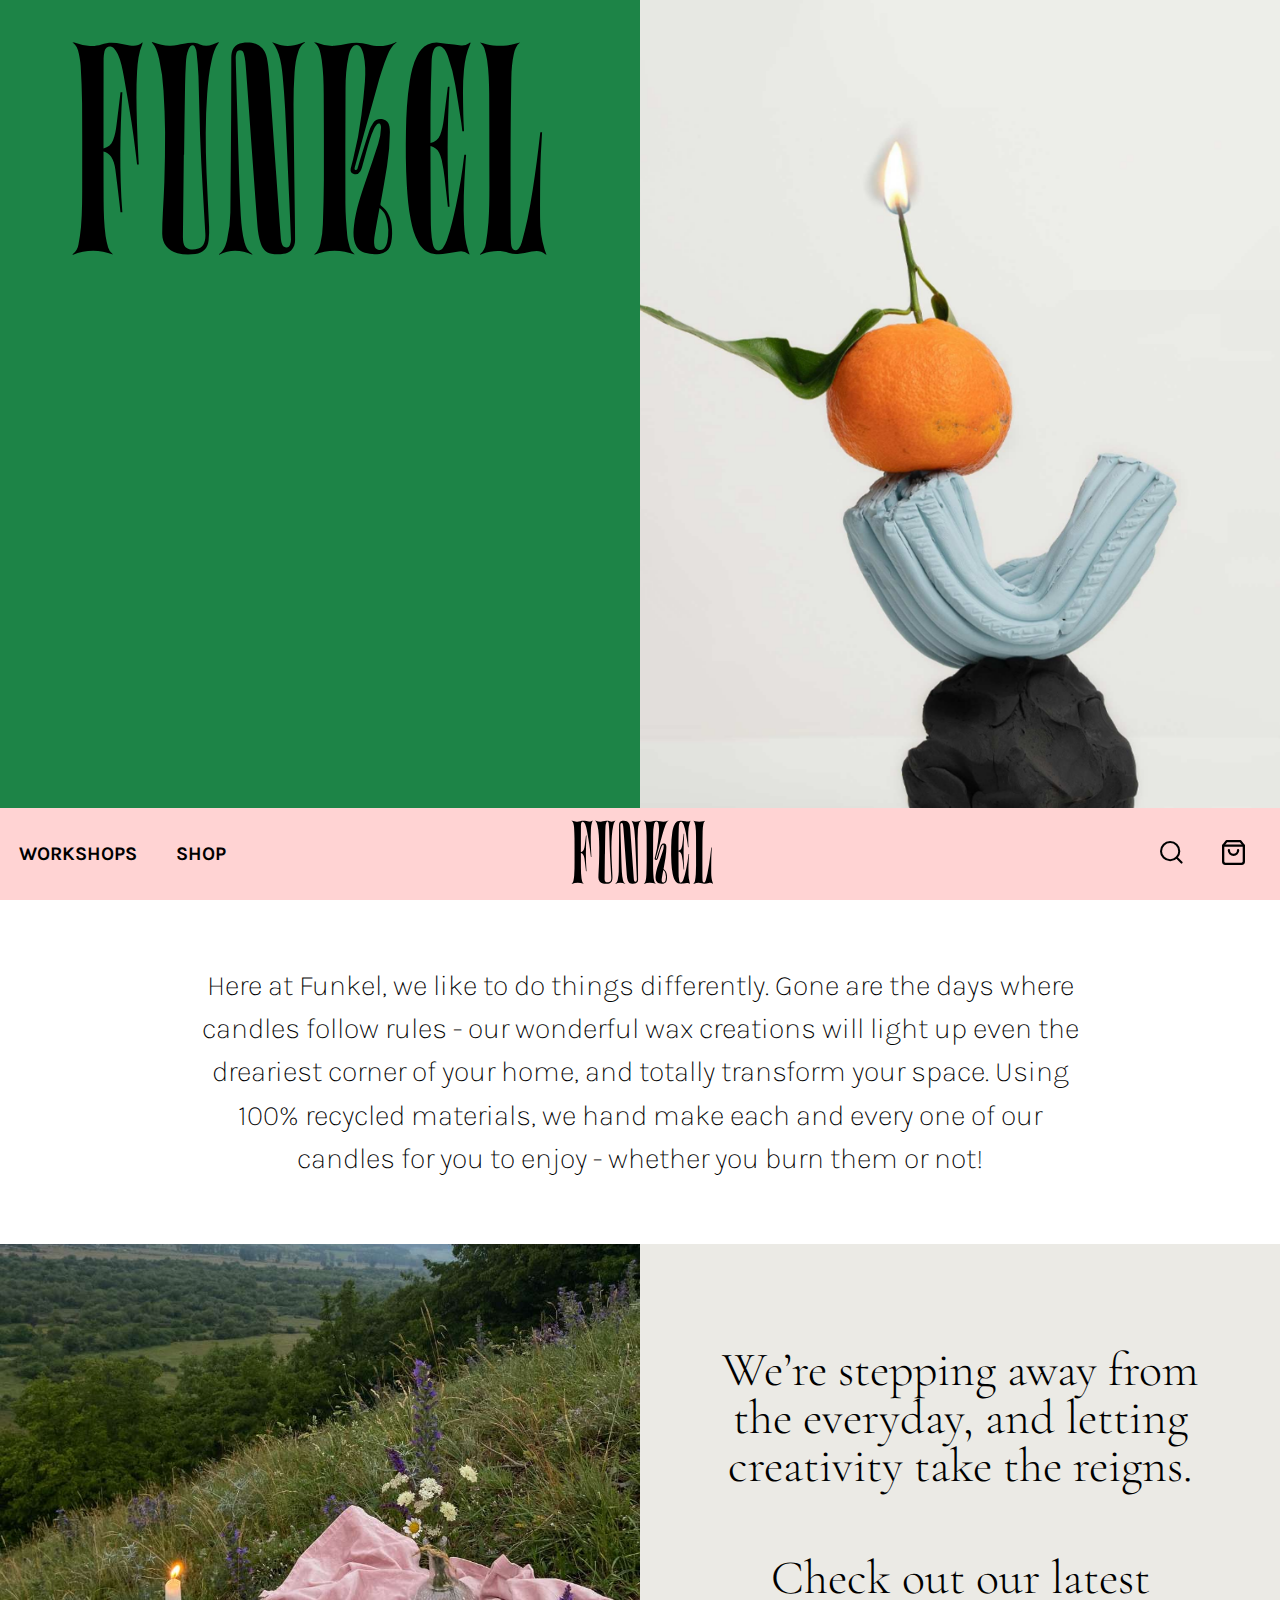
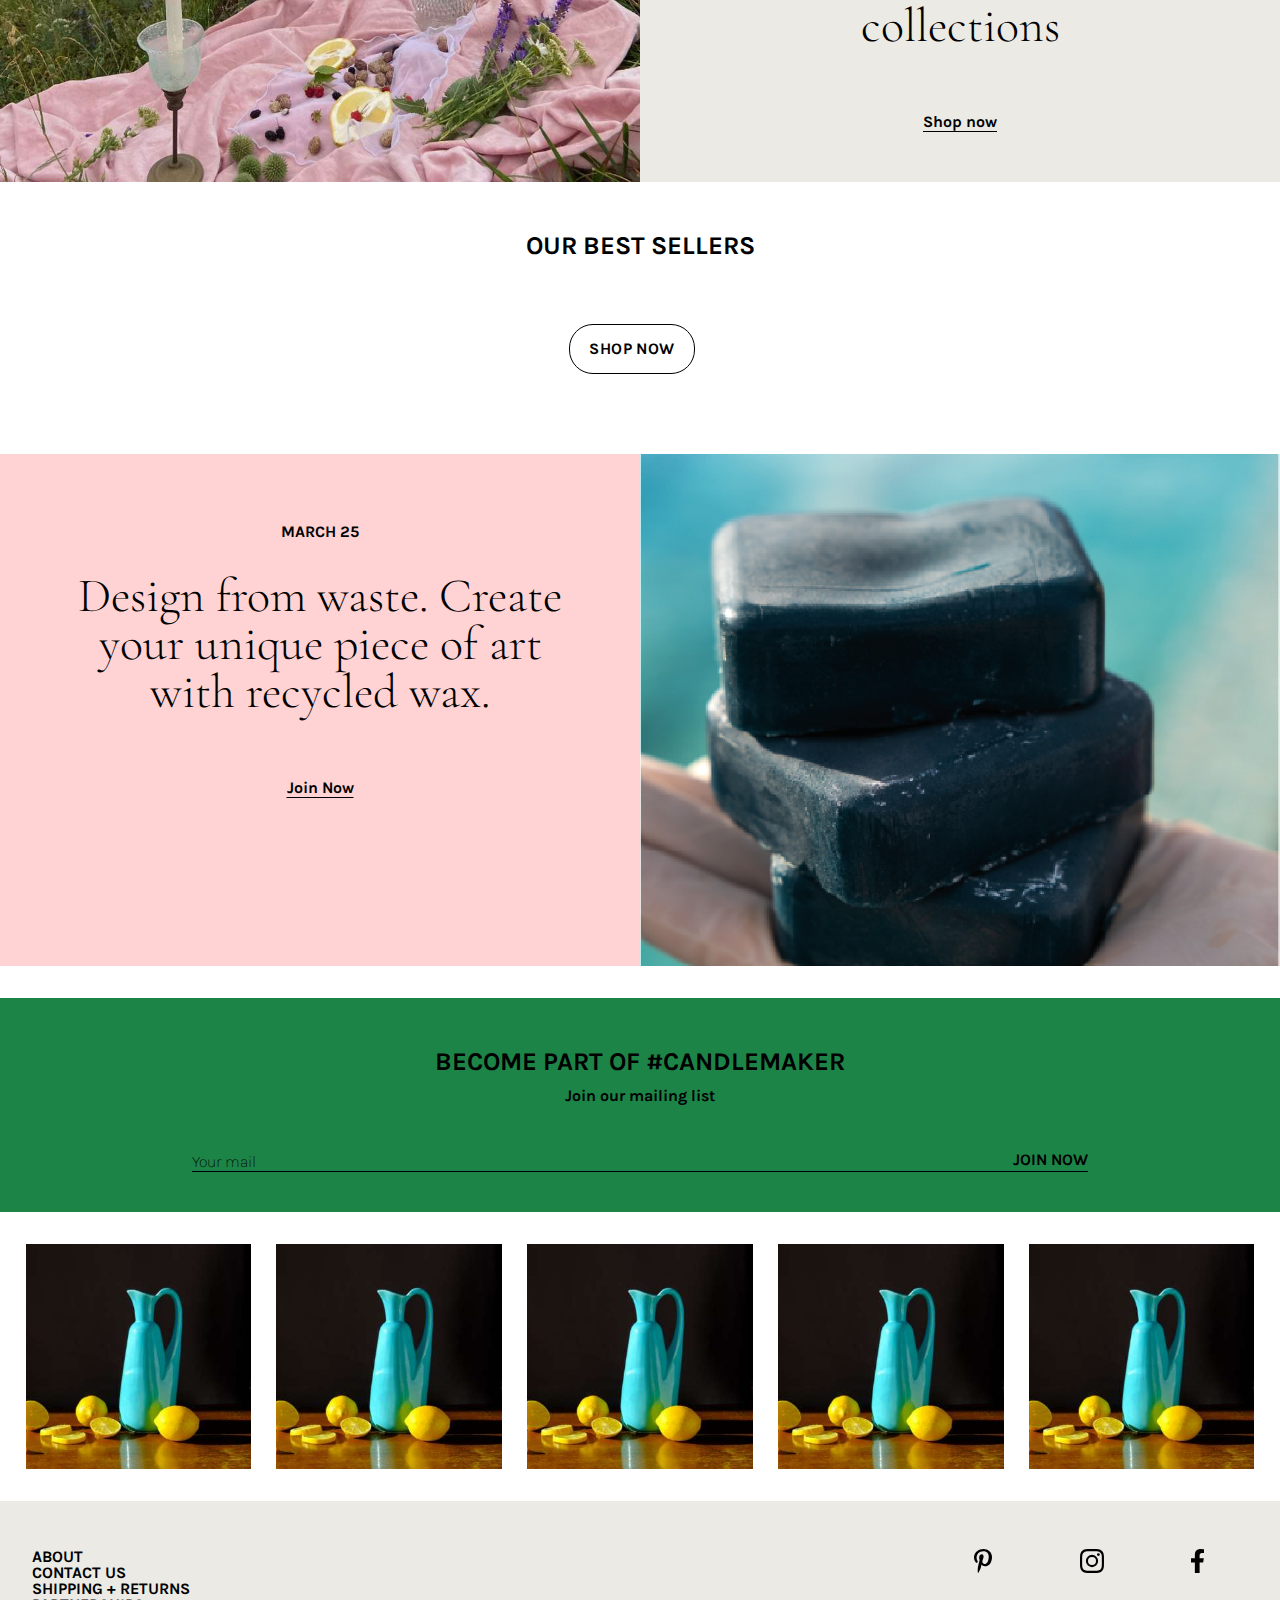
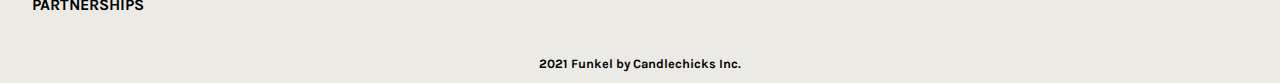
<file: index.html>
<!DOCTYPE html>
<html lang="en">
  <head>
    <meta charset="UTF-8" />
    <meta name="viewport" content="width=device-width, initial-scale=1.0" />
    <title>Funkle - Home Page</title>
    <link rel="stylesheet" href="reset.css" />
    <link rel="stylesheet" href="style.css" />
    <link rel="stylesheet" href="home-style.css" />
    
  </head>
  <body>
    <section class="banner">
      <div class="greenBox"><img src=img/logo.svg>
        </div>
        <div  class="bannerImg"></div>
      </section>
      <header>
    <nav id="navbar" href="javascript:void(0)">
      <ul>
        <div class="navLeft"><li>
        <a href="">Workshops </a>
      </li>
        <li>
        <a href="productlist.html"class="navShop">Shop
        </a>
      </li></div>
        <li> <a href="index.html"><div class="logo">
       <img src=img/logo.svg></div></a></div>
      </li>
        <div class="navRight"><li>
        <a href=""><img class="search" src=img/search.svg>
        </a>
        <li>
          <a href=""><img class="bag" src=img/shopping-bag.svg>
          </a>
      </li></div>
      </ul>
    </nav></header>
    <main>
        <h4 class="introText">Here at Funkel, we like to do things differently. Gone are the days where candles follow rules - our wonderful wax creations will light up even the dreariest corner of your home, and totally transform your space. Using 100% recycled materials, we hand make each and every one of our candles for you to enjoy - whether you burn them or not!</h4>
      <section class="moodBanner1"> 
      <div  class="bannerImg1"><img src=img/picnic.jpg alt="Orange whack candle">
        </div>
        <div class="beigeBox">
        <h2>We’re stepping away from the everyday, and letting creativity take the reigns.</h2><h2>

          Check out our latest collections </h2>
          <a href="productlist.html">Shop now</a>
      </div>
      </section>
      <h1 class="h1TopSellers">Our best sellers</h1>
      <section id="topSeller">
        <template id="producttemplate1">
          <article class="product">
              <a href="productview.html"
                ><div class="container">
                  <img
                    src="https://kea-alt-del.dk/t7/images/webp/640/1561.webp"
                    alt="Candle Picture"
                  />
                </div>
                <div class="info">
                  <h3 class="h3style">Delhi</h3>
                  <p class="price">150KR</p>
                  <p class="collection">Pillar Collection</p>

                </div>
              </a>
            </article></template></section>
            <div id="button"><button>SHOP NOW</button></div>
            
            <section class="moodBanner2"> 
                <div class="beigeBox">
                  <h3>MARCH 25</h3>
                <h2>Design from waste.
                  Create your unique piece of art with recycled wax. </h2>
                  <a href="productlist.html">Join Now</a>
              </div>
              <div  class="bannerImg1"><img src=img/hand.jpg alt="wax">
              </div>
              </section>
    </main>
    <footer>
      <div class="emailBanner">
        <h1 class="h1Email">BECOME PART OF #CANDLEMAKER</h1>
        <h3 class="h3Email">Join our mailing list</h3>
        <div class="wrapEmailInput"><div class="emailInput"><p class="yourMail">Your mail</p><h3 class="joinNow">Join now</h3></div></div>
      </div>
      <div class="wrapper">
      <ul class="ul1">
      <li class="footerImg"><img src="img/footer-img.jpg"></li>
      <li class="footerImg"><img src="img/footer-img.jpg"></li>
      <li class="footerImg"><img src="img/footer-img.jpg"></li>
      <li class="footerImg" class="mobileHide"><img src="img/footer-img.jpg"></li>
      <li class="footerImg" class="mobileHide"><img src="img/footer-img.jpg"></li>
    </ul>
  </div>
      <div class="wrapperFooter">
      <ul class="ul2"><li class="footerInfo"><h3>About</h3></li>
    <li class="footerInfo"><h3>Contact Us</h3></li>
    <li class="footerInfo"><h3>Shipping + Returns</h3></li>
    <li class="footerInfo"><h3>Partnerships</h3></li></ul>
    <ul class="ul3"><li class="social"></li>
    <li class="social"><img src="img/pinterest-icon.svg"></li>
    <li class="social"><img src="img/instagram-icon.svg"></li>
    <li class="social"><img src="img/facebook-icon.svg"></li></ul></div>
  <h3 class="signature">2021 Funkel by Candlechicks Inc.</h3>
  </footer>
    <script src="nav.js"></script>
    <script src="topsellers.js"></script>
  </body>
</html>
</file>
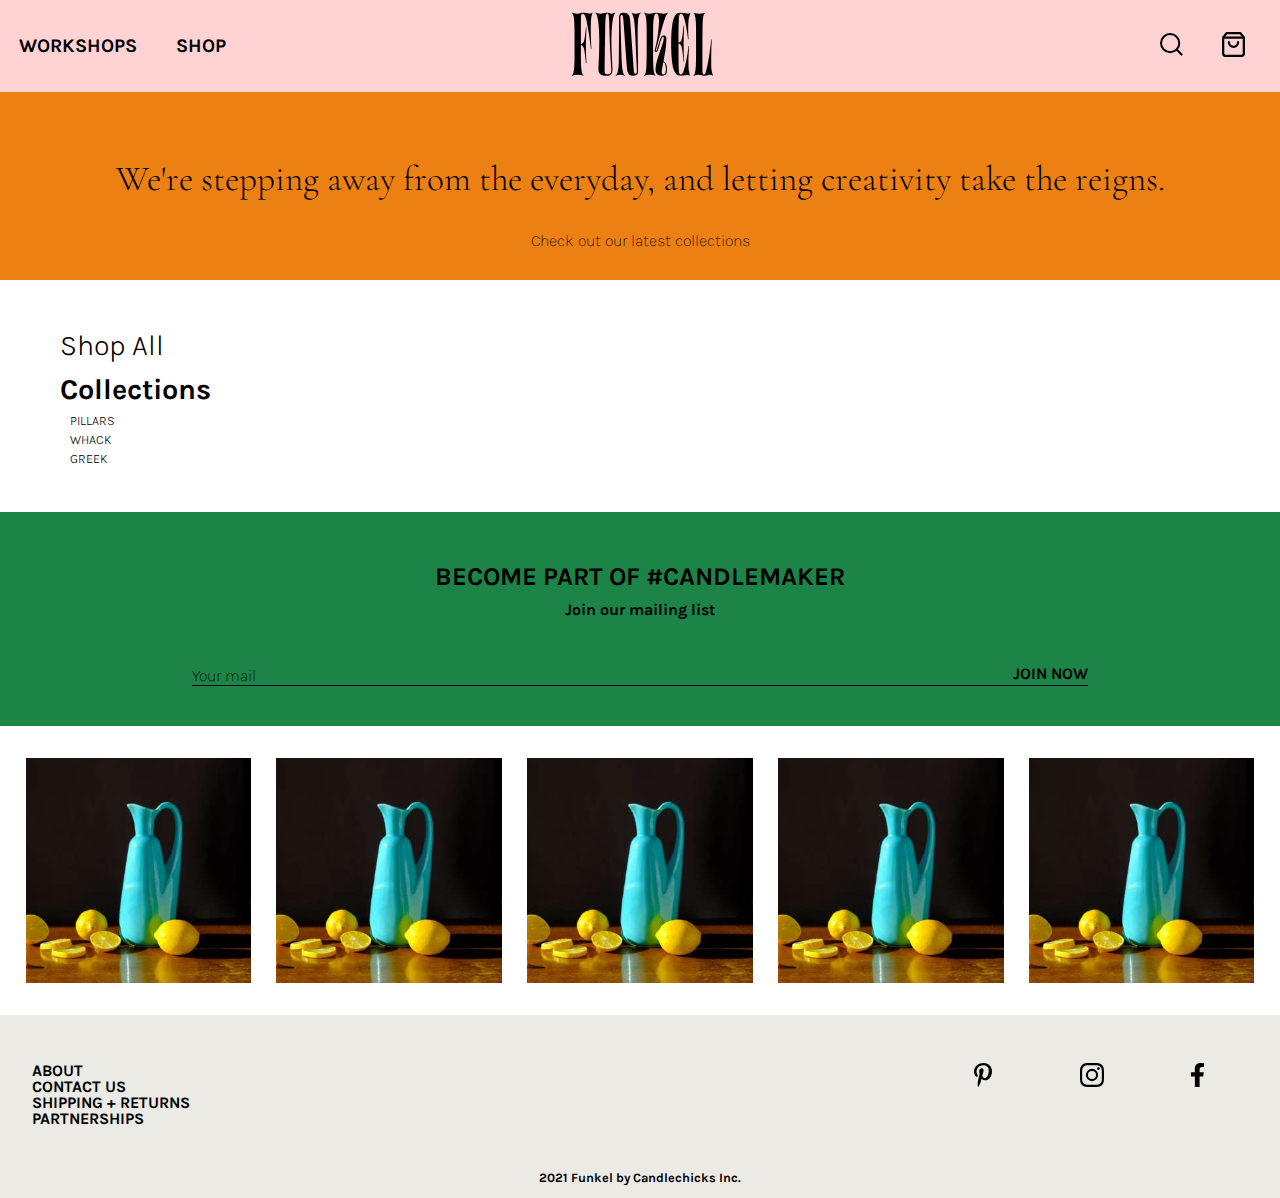
<file: productlist.html>
<!DOCTYPE html>
<html lang="en">
  <head>
    <meta charset="UTF-8" />
    <meta name="viewport" content="width=device-width, initial-scale=1.0" />
    <title>Product List</title>
    <link rel="stylesheet" href="reset.css" />
    <link rel="stylesheet" href="style.css" />
    <link rel="stylesheet" href="productlist.css" />
  </head>
  <body>
    <header>
      <nav id="navbar" href="javascript:void(0)">
        <ul>
          <div class="navLeft"><li>
          <a href="">Workshops </a>
        </li>
          <li>
          <a href="productlist.html"class="navShop">Shop
          </a>
        </li></div>
          <li> <a href="index.html"><div class="logo">
         <img src=img/logo.svg></div></a></div>
        </li>
          <div class="navRight"><li>
          <a href=""><img class="search" src=img/search.svg>
          </a>
          <li>
            <a href=""><img class="bag" src=img/shopping-bag.svg>
            </a>
        </li></div>
        </ul>
      </nav>
    </header>
    <main>
      <div id="wrapper">
        <h2>
          We're stepping away from the everyday, and letting creativity take the
          reigns.
        </h2>
        <p>Check out our latest collections</p>
      </div>
      <div id="filtersandproductlist">
        <aside id="filters">
          <ul>
            <li>
              <h4><a href="productlist.html">Shop All</a></h4>
            </li>
            <h4><li>Collections</li></h4>
            <ul>
              <li>
                <h5>
                  <a href="productlist.html?collection=Pillar">PILLARS</a>
                </h5>
              </li>
              <li>
                <h5><a href="productlist.html?collection=Whack">WHACK</a></h5>
              </li>
              <li>
                <h5><a href="productlist.html?collection=Greek">GREEK</a></h5>
              </li>
            </ul>
          </ul>
        </aside>
        <div id="productlist">
          <template id="producttemplate"
            ><article class="product">
              <a href="productview.html"
                ><div class="container">
                  <img
                    src="https://kea-alt-del.dk/t7/images/webp/640/1561.webp"
                    alt="Candle Picture"
                  />
                </div>
                <div class="info">
                  <h3 class="h3style">Delhi</h3>
                  <p class="price">150KR</p>
                  <p class="collection">Pillar Collection</p>
                  <!-- <div class="discounted">
                  <p class="price hidden">150 KR</p>
                  <p class="newprice">100 KR</p>
                </div> -->
                </div>
              </a>
            </article></template
          >
          <!-- <article class="product">
            <a href="productview.html"
              ><div class="container">
                <img
                  src="https://kea-alt-del.dk/t7/images/webp/640/1561.webp"
                  alt="women sweat proof t-shirt"
                />
              </div>
              <h2>Delhi</h2>
              <p class="collection">Pillars</p>
              <p class="price"></p>
              <div class="discounted">
                <span class="newprice">150 KR</span>
                <p class="price">100 KR</p>
              </div>
            </a>
          </article>
          <article class="product">
            <a href="productview.html"
              ><div class="container">
                <img
                  src="https://kea-alt-del.dk/t7/images/webp/640/1561.webp"
                  alt="women sweat proof t-shirt"
                />
              </div>
              <h2>Delhi</h2>
              <p class="collection">Pillar Collection</p>
              <p class="price"></p>
              <div class="discounted">
                <span class="newprice">150 KR</span>
                <p class="price">100 KR</p>
              </div>
            </a>
          </article>
          <article class="product">
            <a href="productview.html"
              ><div class="container">
                <img
                  src="https://kea-alt-del.dk/t7/images/webp/640/1561.webp"
                  alt="women sweat proof t-shirt"
                />
              </div>
              <h2>Delhi</h2>
              <p class="collection">Pillars</p>
              <p class="price"></p>
              <div class="discounted">
                <span class="newprice">150 KR</span>
                <p class="price">100 KR</p>
              </div>
            </a>
          </article>
          <article class="product">
            <a href="productview.html"
              ><div class="container">
                <img
                  src="https://kea-alt-del.dk/t7/images/webp/640/1561.webp"
                  alt="women sweat proof t-shirt"
                />
              </div>
              <h2>Delhi</h2>
              <p class="collection">Pillars</p>
              <p class="price"></p>
              <div class="discounted">
                <span class="newprice">150 KR</span>
                <p class="price">100 KR</p>
              </div>
            </a>
          </article>
          <article class="product">
            <a href="productview.html"
              ><div class="container">
                <img
                  src="https://kea-alt-del.dk/t7/images/webp/640/1561.webp"
                  alt="women sweat proof t-shirt"
                />
              </div>
              <h2>Delhi</h2>
              <p class="collection">Pillars</p>
              <p class="price"></p>
              <div class="discounted">
                <span class="newprice">150 KR</span>
                <p class="price">100 KR</p>
              </div>
            </a>
          </article>-->
        </div>
      </div>
    </main>
    <footer>
      <div class="emailBanner">
        <h1 class="h1Email">BECOME PART OF #CANDLEMAKER</h1>
        <h3 class="h3Email">Join our mailing list</h3>
        <div class="wrapEmailInput">
          <div class="emailInput">
            <p class="yourMail">Your mail</p>
            <h3 class="joinNow">Join now</h3>
          </div>
        </div>
      </div>
      <div class="wrapper">
        <ul class="ul1">
          <li class="footerImg"><img src="img/footer-img.jpg" /></li>
          <li class="footerImg"><img src="img/footer-img.jpg" /></li>
          <li class="footerImg"><img src="img/footer-img.jpg" /></li>
          <li class="footerImg" class="mobileHide">
            <img src="img/footer-img.jpg" />
          </li>
          <li class="footerImg" class="mobileHide">
            <img src="img/footer-img.jpg" />
          </li>
        </ul>
      </div>
      <div class="wrapperFooter">
        <ul class="ul2">
          <li class="footerInfo"><h3>About</h3></li>
          <li class="footerInfo"><h3>Contact Us</h3></li>
          <li class="footerInfo"><h3>Shipping + Returns</h3></li>
          <li class="footerInfo"><h3>Partnerships</h3></li>
        </ul>
        <ul class="ul3">
          <li class="social"></li>
          <li class="social"><img src="img/pinterest-icon.svg" /></li>
          <li class="social"><img src="img/instagram-icon.svg" /></li>
          <li class="social"><img src="img/facebook-icon.svg" /></li>
        </ul>
      </div>
      <h3 class="signature">2021 Funkel by Candlechicks Inc.</h3>
    </footer>
    <script src="nav.js"></script>
    <script src="productlist.js"></script>
  </body>
</html>
</file>
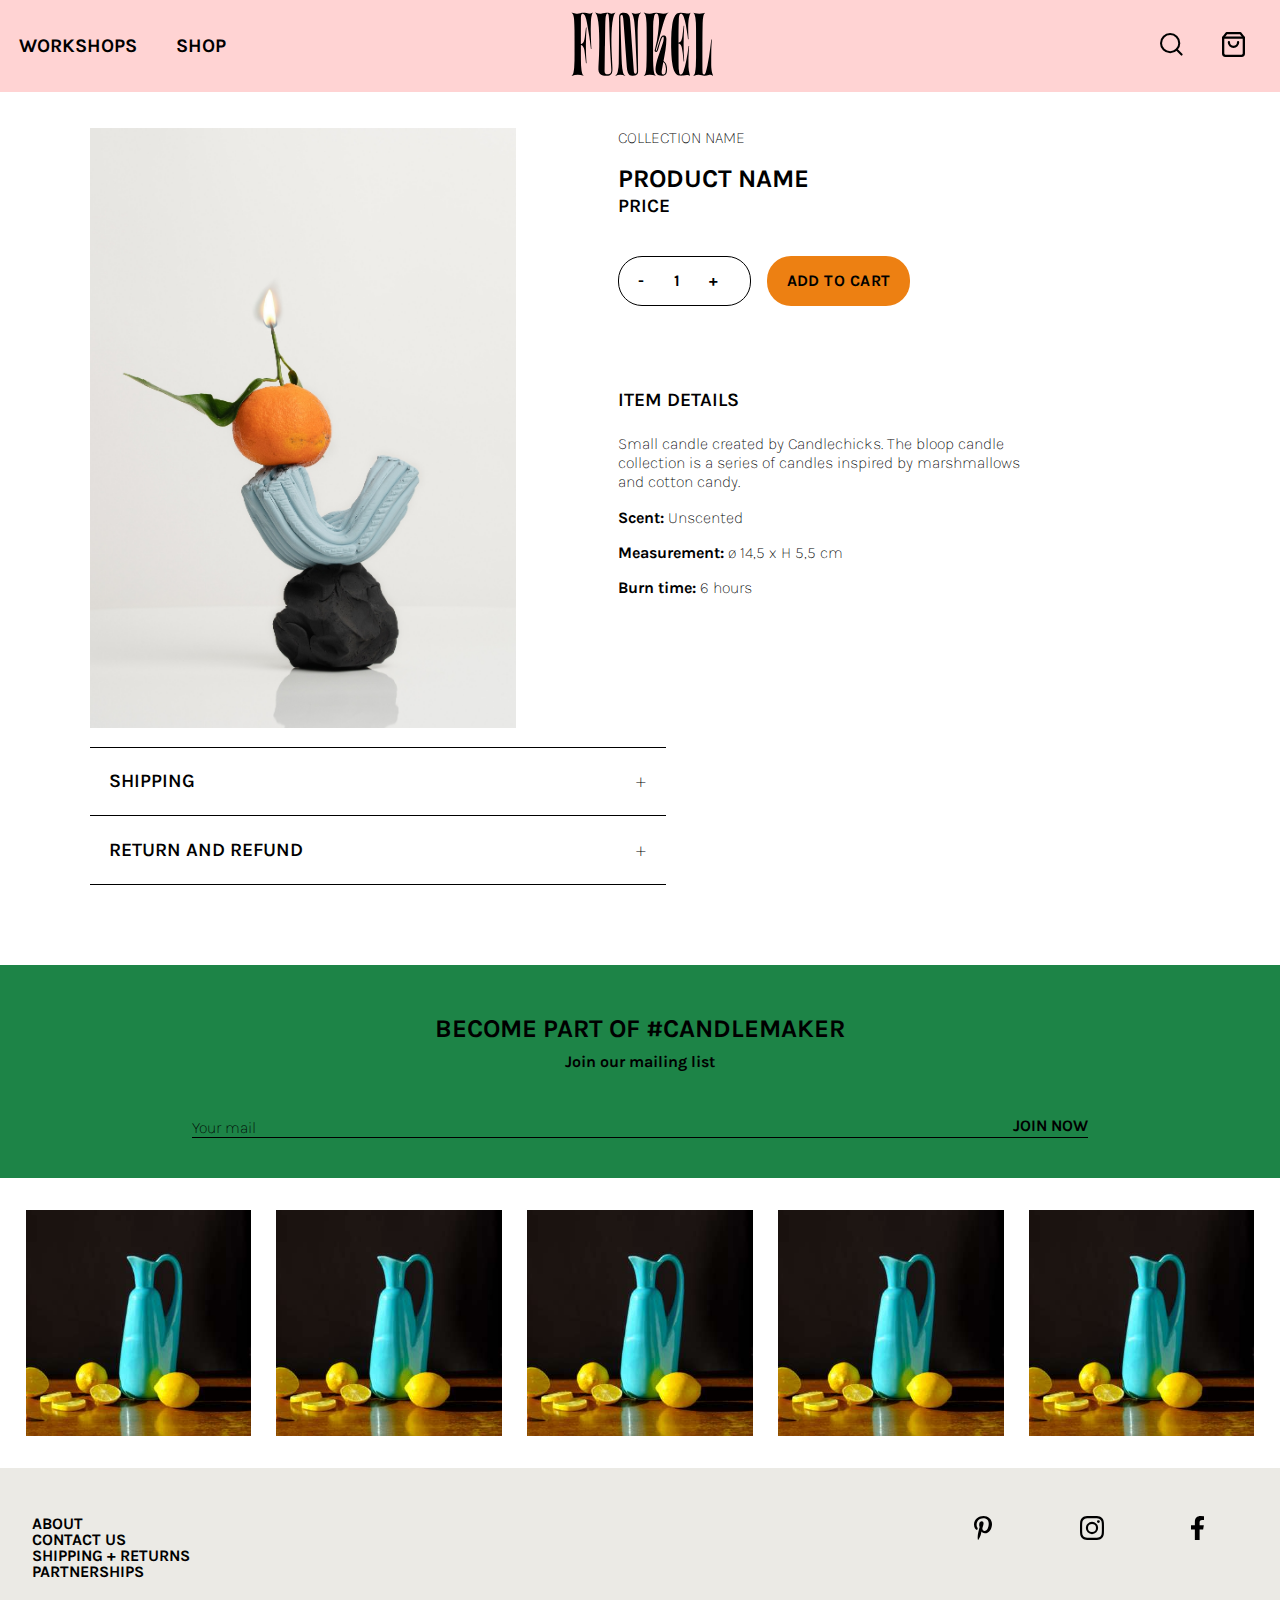
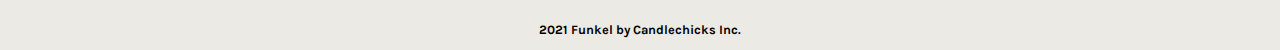
<file: productview.html>
<!DOCTYPE html>
<html lang="en">
  <head>
    <meta charset="UTF-8" />
    <meta http-equiv="X-UA-Compatible" content="IE=edge" />
    <meta name="viewport" content="width=, initial-scale=1.0" />
    <title>Product Page</title>
    <link rel="stylesheet" href="reset.css" />
    <link rel="stylesheet" href="style.css" />
    <link rel="stylesheet" href="productviewstyle.css" />
  </head>
  <body>
    <header>
      <nav id="navbar" href="javascript:void(0)">
        <ul>
          <div class="navLeft"><li>
          <a href="">Workshops </a>
        </li>
          <li>
          <a href="productlist.html"class="navShop">Shop
          </a>
        </li></div>
          <li> <a href="index.html"><div class="logo">
         <img src=img/logo.svg></div></a></div>
        </li>
          <div class="navRight"><li>
          <a href=""><img class="search" src=img/search.svg>
          </a>
          <li>
            <a href=""><img class="bag" src=img/shopping-bag.svg>
            </a>
        </li></div>
        </ul>
      </nav>
    </header>
    <main>
      <section class="productview">
        <div class="container">
          <img class="productimage" alt="Candle Picture" src=img/whack6.jpg>
        </div>
        <section class="productinfo">
          <p class="collection">Collection Name</p>
          <h1 class="productname">Product Name</h1>
          <h4 class="price">Price</h4>
          <div class="container1">
            <button id="quantity">- 1 +</button>
            <button class="button2">Add to Cart</button>
          </div>
          <h4>Item Details</h4>
          <p class="details">
            Small candle created by Candlechicks. The bloop candle collection is
            a series of candles inspired by marshmallows and cotton candy.
          </p>

          <p class="scent"><strong>Scent:</strong> <span>Unscented</span></p>

          <p class="measurement">
            <strong>Measurement:</strong><span> ø 14,5 x H 5,5 cm</span>
          </p>
          <p class="burntime">
            <strong>Burn time:</strong><span> 6 hours</span>
          </p>
        </section>
      </section>
      <h4 class="borderbox1">Shipping <span class="plus">+</span></h4>
      <h4 class="borderbox">Return and Refund<span class="plus">+</span></h4>
      <script src="product.js"></script>
    </main>
    <footer>
      <div class="emailBanner">
        <h1 class="h1Email">BECOME PART OF #CANDLEMAKER</h1>
        <h3 class="h3Email">Join our mailing list</h3>
        <div class="wrapEmailInput">
          <div class="emailInput">
            <p class="yourMail">Your mail</p>
            <h3 class="joinNow">Join now</h3>
          </div>
        </div>
      </div>
      <div class="wrapper">
        <ul class="ul1">
          <li class="footerImg"><img src="img/footer-img.jpg" /></li>
          <li class="footerImg"><img src="img/footer-img.jpg" /></li>
          <li class="footerImg"><img src="img/footer-img.jpg" /></li>
          <li class="footerImg" class="mobileHide">
            <img src="img/footer-img.jpg" />
          </li>
          <li class="footerImg" class="mobileHide">
            <img src="img/footer-img.jpg" />
          </li>
        </ul>
      </div>
      <div class="wrapperFooter">
        <ul class="ul2">
          <li class="footerInfo"><h3>About</h3></li>
          <li class="footerInfo"><h3>Contact Us</h3></li>
          <li class="footerInfo"><h3>Shipping + Returns</h3></li>
          <li class="footerInfo"><h3>Partnerships</h3></li>
        </ul>
        <ul class="ul3">
          <li class="social"></li>
          <li class="social"><img src="img/pinterest-icon.svg" /></li>
          <li class="social"><img src="img/instagram-icon.svg" /></li>
          <li class="social"><img src="img/facebook-icon.svg" /></li>
        </ul>
      </div>
      <h3 class="signature">2021 Funkel by Candlechicks Inc.</h3>
    </footer>
  </body>
</html>
</file>
<file: style.css>
@import url("https://fonts.googleapis.com/css2?family=Cormorant+Garamond&family=Karla:wght@300;700&display=swap");

* {
  box-sizing: border-box;
}
html {
  height: 100%;
  width: 100vw;
  overflow-x: hidden;
}

img {
  max-width: 100%;
  height: auto;
}

:root {
  --bg-color: White;
  --link-color: rgb(36, 36, 36);
  --link-hover-color: black;
  --color-1: black;
  --color-2: #ffd3d3;
  --color-3: #1d8447;
  --color-4: #ed8012;
  --color-5: #ebeae5;
  --primary-font: "Karla", sans-serif;
  --secondary-font: "Cormorant Garamond", serif;
  --font-style: normal;
  --text-transform: uppercase;
  --main-text-color: black;
  --white-space: 1rem;
}
html {
  margin: 0;
  padding: 0;
}
body {
  margin: 0 0 0 0;
}
main {
  margin: 0 0 0 0;
  font-family: var(--primary-font);
  color: var(--color-1);
}

a {
  display: block;
  text-align: center;
  font-family: var(--primary-font);
  color: var(--color-1);
  text-decoration: underline;
  text-underline-position: under;
  font-weight: 700;
  font-size: 1em;
}

a:hover {
  font-style: italic;
  text-decoration: underline;
  text-underline-position: under;
}

/* sticky main nav below */

nav li a {
  list-style-type: none;
  display: block;
}

nav {
  position: absolute;
  width: 100vw;
  bottom: 0;
  z-index: 99;
}

.sticky {
  position: fixed;
  top: 0;
  width: 100%;
}

nav a {
  text-transform: uppercase;
  display: block;
  text-decoration: none;
  text-underline-position: under;
  padding: 0em 1em;
  display: inline-block;
  font-size: 1.2em;
}
nav ul {
  padding: 0vw;
  display: grid;
  grid-template-columns: 1fr 1fr 1fr;
  background-color: var(--color-2);
}

.navLeft {
  display: inline-flex;
  align-items: center;
}

.navRight {
  display: inline-flex;
  align-items: center;
  justify-content: flex-end;
  padding-right: 1em;
}
.navRight li a {
  float: right;
  height: auto;
}

.bag {
  max-width: 1.2em;
  min-width: 1em;
}
.search {
  max-width: 1.2em;
  min-width: 1em;
}

.logo {
  text-align: center;
  height: 5em;
  margin-bottom: -0.2em;
}

.logo img {
  max-height: 105%;
}
a .link {
  text-align: center;
}

/* burger menu below */
#menuToggle {
  position: absolute;
  z-index: 1;
  -webkit-user-select: none;
  user-select: none;
}

#menuToggle a {
  text-decoration: underline;
  color: #232323;
  transition: color 0.3s ease;
}

#menuToggle input {
  width: 40px;
  height: 34px;
  position: absolute;
  display: block;
  top: -10px;
  left: -5px;
  cursor: pointer;
  opacity: 0;
  z-index: 2;
  -webkit-touch-callout: none;
}

#menuToggle input:checked ~ ul {
  transform: none;
}
#menuToggle span {
  display: block;
  width: 34px;
  height: 3px;
  margin-bottom: 8px;
  position: relative;
  background: black;
  z-index: 1;
  transition: transform 0.3s ease-out;
  opacity: 0.3s ease;
}

#menuToggle span:first-child {
  transform-origin: bottom left;
}

#menuToggle span:nth-last-child(2) {
  transform-origin: bottom left;
  transform-origin: center;
}

#menuToggle input:checked ~ span {
  opacity: 1;
  transform-origin: center;
  transform: translate(0%, 350%) rotate(45deg);
  background: black;
}

#menuToggle input:checked ~ span:nth-last-child(3) {
  opacity: 0;
  transform: rotate(0deg);
}

#menuToggle input:checked ~ span:nth-last-child(2) {
  transform: translate(0%, -350%) rotate(-45deg);
}

#menu {
  display: grid;
  text-align: left;
  position: absolute;
  width: 100vw;
  margin: -4em 0vw 0vw -4em;
  padding: 20vw;
  background: #ededed;
  list-style-type: none;
  --webkit-font-smoothing: antialiased;
  transform-origin: 0% 0%;
  transform: translate(-100%, 0);
  transition: transform 0.4s ease-in-out;
}

#menu li {
  padding: 10px 0;
  font-size: 1em;
  display: inline;
}

button {
  border: 1px solid var(--color-1);
  padding: 1em 1.2em;
  border-radius: 1.5em;
  text-align: center;
  text-decoration: none;
  font: 1em/1 var(--primary-font);
  font-weight: bold;
  letter-spacing: 0.03em;
  text-transform: uppercase;
  transition: all 0.2s ease;
  cursor: pointer;
  margin: 1em 1em 1em 0em;
  background-color: white;
}
.button2 {
  border: none;
  padding: 1em 1.2em;
  border-radius: 1.5em;
  text-align: center;
  text-decoration: none;
  font: 1em/1 var(--primary-font);
  font-weight: bold;
  letter-spacing: 0.03em;
  text-transform: uppercase;
  transition: all 0.2s ease;
  cursor: pointer;
  margin: 1em 1em 1em 0em;
  background-color: var(--color-4);
}

button:hover {
  background-color: var(--color-1);
  color: var(--bg-color);
  transform: scale(1.03);
}

button:active {
  background-color: var(--bg-color);
  color: var(--color-1);
}

button:focus,
button:active,
button:focus-within {
  outline: 0;
}

h1 {
  font-family: var(--primary-font);
  font-weight: bold;
  text-transform: uppercase;
  font-size: 1.6em;
}

h2 {
  /* padding: 4em 4em 2em 4em; */
  font-family: var(--secondary-font);
  font-weight: 300;
  font-size: 3em;
  line-height: 1em;
  text-align: center;
}

h3 {
  font-size: 1em;
  font-family: var(--primary-font);
  font-weight: 300;
  text-transform: uppercase;
  font-weight: bold;
}

h4 {
  font-family: var(--primary-font);
  text-align: center;
  font-size: 1.8em;
  line-height: 1.5em;
  font-weight: bold;
}

h5 {
  font-size: 0.8em;
  padding-left: 0.8em;
  line-height: 1.5em;
}

p {
  font-family: var(--primary-font);
  font-size: 1em;
  font-weight: 200;
  line-height: 1.2em;
}

/*footer styling below*/
footer{margin: 0 0 0 0;}

.wrapEmailInput {
  display: grid;
  grid-template-columns: repeat(1fr);
  grid-template-areas: ". ym .";
}

.emailInput {
  grid-template-areas: ym;
  border-bottom: 1px black solid;
}

.emailBanner {
  background-color: var(--color-3);
  padding-bottom: 2em;
  margin-bottom: 2em;
  margin-top: 2em;
}

.h1Email {
  text-align: center;
  padding-top: 2em;
  padding-bottom: 0.5em;
}

.h3Email {
  text-align: center;
  text-transform: none;
  padding-bottom: 3em;
}

.wrapperFooter {
  display: grid;
  width: 100%;
  grid-template-columns: 4fr 2fr;
  padding: 2em;
  background-color: var(--color-5);
  padding-top: 3em;
}

.wrapEmailInput {
  /* text-align: center; */
  display: grid;
  grid-template-columns: 1fr 70vw 1fr;
  grid-template-areas: ". ei .";
}

.emailInput {
  grid-area: ei;
  display: inline-flex;
  flex-wrap: wrap;
  justify-content: space-between;
  margin-bottom: 0.5em;
}
.ul1 {
  display: grid;
  width: 100vw;
  grid-template-columns: 1fr 1fr 1fr 1fr 1fr;
  grid-column-gap: 2vw;
  padding-left: 2vw;
  padding-right:2vw;
}

.ul1 li {
  display: inline-flex;
  padding-bottom: 2em;
}

.ul2 {
  display: flex;
  flex-wrap: wrap;
  justify-content: space-between;
}

.ul3 {
  display: flex;
  flex-wrap: wrap;
  justify-content: space-around;
}

.ul3 img {
  max-height: 1.5em;
}

.signature {
  font-size: 0.8em;
  text-align: center;
  text-transform: none;
  padding: 1em;
  background-color: var(--color-5);
}

@media only screen and (max-width: 700px) { 
 
/*Genneral Styling */

  h1 {
    font-family: var(--primary-font);
    font-weight: bold;
    text-transform: uppercase;
    font-size: 1.4em;
  }

  h3, h4, h5, p {
  font-size: 1em;
line-height: 1em;}

/*Nav bar mobile styling*/

nav li {font-size: 0.8em;}

nav a {
  font-size:0.8em;
  padding: 0em 0.5em;}

.navLeft {padding: 1em;}



footer h3 {font-size: 0.8em; line-height: 2em;}
}
.ul2 {
  display:block;
}
}
</file>
<file: home-style.css>
/* img {
  max-width: 100%;
  height: auto;
} */

main {
  overflow-x: hidden;
}

.banner {
  display: grid;
  grid-template-columns: 1fr 1fr;
  overflow: hidden;
  height: 100vh;
}

.bannerImg {
  background-image: url(img/home-whack6.jpg);
  background-attachment: scroll;
  transform: scale(1.5);
  background-position: center center;
  z-index: 2;
  background-repeat: no-repeat;
  background-size: cover;
  height: 100%;
  width: 100%;
  margin-top: -10em;
  bottom: 0;
}

.bannerImg {
  bottom: 10vw;
}

.greenBox {
  top: 0;
  background-color: var(--color-3);
  z-index: 4;
  height: 100%;
  width: 100%;
}

.greenBox img {
  position: absolute;
  height: 26.5vw;
  width: auto;
}

.moodBanner1 {
  display: grid;
  grid-template-columns: 1fr 1fr;
  background-color: var(--color-5);
  z-index: 3;
  overflow-y: hidden;
}

.moodBanner2 {
  display: grid;
  grid-template-columns: 1fr 1fr;
  background-color: var(--color-2);
  z-index: 3;
  overflow-y: hidden;
  margin-top: 4em;
}

.beigeBox {
  z-index: 3;
  padding: 8vw 5vw 6vw 5vw;
}

.bannerImg1 {
  position: relative;
  height: 40vw;
}

.bannerImg1 img {
  position: absolute;
  top: -8vw;
}
.beigeBox h3 {
  text-align: center;
  margin-top: -2em;
  padding-bottom: 2em;
}
.beigeBox h2 {
  padding-bottom: 5vw;
}

h4 {
  font-weight: 100;
  padding: 5vw 15vw 5vw 15vw;
}

.beigeBox a {
  margin-bottom: -2vw;
}

/*styling top sellers*/

/* product */

.h1TopSellers {
  text-align: center;
  padding-top: 2em;
  padding-bottom: 1em;
}

article img {
  max-width: 100%;
}
.product a {
  text-decoration: none;
  text-underline-position: none;
}
.info {
  display: grid;
  grid-template-columns: 3fr 1fr;
  text-align: left;
}
.container img {
  width: 100%;
}

.container {
  background-color: var(--color-5);
  max-height: 100%;
  height: calc((90vw) / 4 * (1.2));
  overflow: hidden;
}

article h2 {
  font-size: 1.2rem;
  margin-top: 0;
  font-family: var(--primary-font);
  font-weight: 300;
  font-weight: bold;
}

article .collection {
  margin-top: 5px;
}

.h3style {
  margin-top: 0;
  margin-bottom: 5px;
}
#filters ul {
  list-style: none;
}

#topSeller {
  padding-left: 2vw;
  padding-right: 2vw;
  display: grid;
  width: 100vw;
  grid-template-columns: 1fr 1fr 1fr 1fr;
  grid-column-gap: 2vw;
}

#button {
  padding-top: 1.5em;
  display: flex;
  align-content: center;
  justify-content: center;
}

@media only screen and (max-width: 700px) {
  .banner {
    display: flex;
    flex-wrap: wrap;
    overflow: hidden;
  }

  .mobileHide {
    display: none;
  }

  .bannerImg {
    transform: scale(1);
    bottom: 0;
    background-image: url(img/home-whack6.jpg);
    background-attachment: scroll;
    background-position: center center;
    z-index: 2;
    background-repeat: no-repeat;
    background-size: cover;
    height: 100%;
    width: 100%;
    margin-top: -16em;
  }
  .bannerImg1 {
    position: relative;
    height: auto;
    width: 100vw;
  }

  .bannerImg1 img {
    position: relative;
    scale: (2);
  }

  .beigeBox {
    width: 100vw;
    height: 34vw;
  }
  .greenBox {
    top: 0;
    background-color: var(--color-3);
    z-index: 4;
    height: 35%;
    width: 100%;
  }

  .greenBox img {
    position: static;
    display: inline-flex;
    align-items: center;
    height: 100%;
    width: 100%;
  }

  .moodBanner1 {
    display: flex;
    flex-wrap: wrap;
  }

  .moodBanner2 {
    display: flex;
    flex-wrap: wrap;
  }

  .moodBanner1 a {
    font-size: 0.8em;
  }

  .moodBanner2 a {
    font-size: 0.8em;
  }

  h1 {
    font-family: var(--primary-font);
    font-weight: bold;
    text-transform: uppercase;
    font-size: 1em;
  }

  section {
    display: flex;
    flex-wrap: wrap;
  }

  h2,
  h3,
  h4,
  h5,
  p {
    font-size: 1em;
  }

  li {
    font-size: 0.8em;
  }

  .container {
    background-color: var(--color-5);
    max-height: 100%;
    height: calc((100vw - 2.5em) / 1 * (0.6));
    overflow: hidden;
  }

  #topSeller {
    margin-left: 1em;
    margin-right: 1em;
    display: grid;
    width: 100vw;
    grid-template-columns: 1fr 1fr;
    grid-column-gap: 0.5em;
  }
  .collection {
    margin-bottom: 1.5em;
  }
}
</file>
<file: productlist.css>
nav {
  position: absolute;
  /* width: 100vw; */
  height: 3em;
  top: 0;
  z-index: 99;
}
#wrapper {
  background-color: var(--color-4);
  padding-top: 20px;
  padding-bottom: 20px;
  margin: 0 0 0 0;
}
#wrapper p {
  font-family: var(--primary-font);
  font-size: 1em;
  text-align: center;
  margin-bottom: 10px;
}

#wrapper h2 {
  font-size: 2.2em;
  padding-bottom: 1em;
  padding-top: 4em;
}

#filtersandproductlist {
  display: grid;
  grid-template-columns: 1fr 4fr;
  margin: 2em 3em;
}
#filters {
  padding: 12px;
}

#filters a {
  font-weight: 300;
}
#filters a:active {
  font-weight: bold;
}
#filters a:visited {
  font-weight: bold;
}

#productlist {
  display: grid;
  grid-template-columns: repeat(auto-fit, minmax(300px, 1fr));
  grid-gap: 1em;
  margin: 0 4em;
}
a {
  text-align: left;
  text-decoration: none;
  text-underline-position: none;
}
/* product */

article img {
  max-width: 100%;
}

.product {
  margin: 1rem 0.2rem;
}
.info {
  display: grid;
  grid-template-columns: 3fr 1fr;
  text-align: left;
  margin-top: 3px;
  margin-left: 3px;
}

.h3style {
  margin-top: 3px;
}
#filters ul {
  list-style: none;
}
h4 {
  text-align: left;
}

@media only screen and (max-width: 700px) {
  #filtersandproductlist {
    display: flex;
    flex-wrap: wrap;
    margin: 2em 3em;
  }

  aside ul {
    display: flex;
    flex-wrap: wrap;
  }

  li {
    padding: 10px;
  }

  #wrapper h2 {
    padding: 4em 2em 0.5em 2em;
    font-size: 1.6em;
  }
  #wrapper p {
    text-align: center;
    margin-bottom: 10px;
  }
}
</file>
<file: productviewstyle.css>
nav {
  position: absolute;
  /* width: 100vw; */
  height: 3em;
  top: 0;
  z-index: 99;
}
main {
  margin: 5em 20vw 5em 7vw;
}
header {
  margin-bottom: 8em;
}
.productview {
  display: flex;
  grid-template-columns: 40% 60%;
  grid-gap: 8vw;
}
.container {
  max-width: 30em;
}
.productimage {
  grid-area: img;
  max-width: 100%;
  height: auto;
  margin-bottom: 1em;
}

.productinfo {
  grid-area: sec;
}
.container1 {
  margin-bottom: 5vw;
  display: flex;
  flex-wrap: wrap;
}

#quantity {
  letter-spacing: 0.8em;
}

.collection {
  text-transform: uppercase;
  margin-bottom: 1.2em;
}

section h4 {
  margin-bottom: 1em;
}
h4 {
  text-align: left;
  text-transform: uppercase;
  font-weight: 600;
  font-size: 1.2em;
}
.details {
  line-height: 1.2em;
  margin-bottom: 1em;
}

.scent {
  font-weight: bold;
  margin-bottom: 1em;
}
.measurement {
  font-weight: bold;
  margin-bottom: 1em;
}
.burntime {
  font-weight: bold;
  margin-bottom: 1em;
}
span {
  font-weight: 200;
}

.borderbox1 {
  border-top: 1px solid black;
  border-bottom: 1px solid black;
  padding: 1em;
  max-width: 30em;
}
.borderbox {
  border-bottom: 1px solid black;
  padding: 1em;
  max-width: 30em;
}

.plus {
  float: right;
}

@media only screen and (max-width: 700px) {
  .productview {
    display: flex;
    flex-wrap: wrap;
    grid-template-columns: 40% 60%;
    grid-gap: 8vw;
  }
  .container {
    padding-left: 10vw;
    max-width: 40em;
  }
  .productimage {
    grid-area: img;
    max-width: 100%;
    height: auto;
    margin-bottom: 1em;
  }
  .burntime {
    margin-bottom: 3em;
  }
}
</file>
